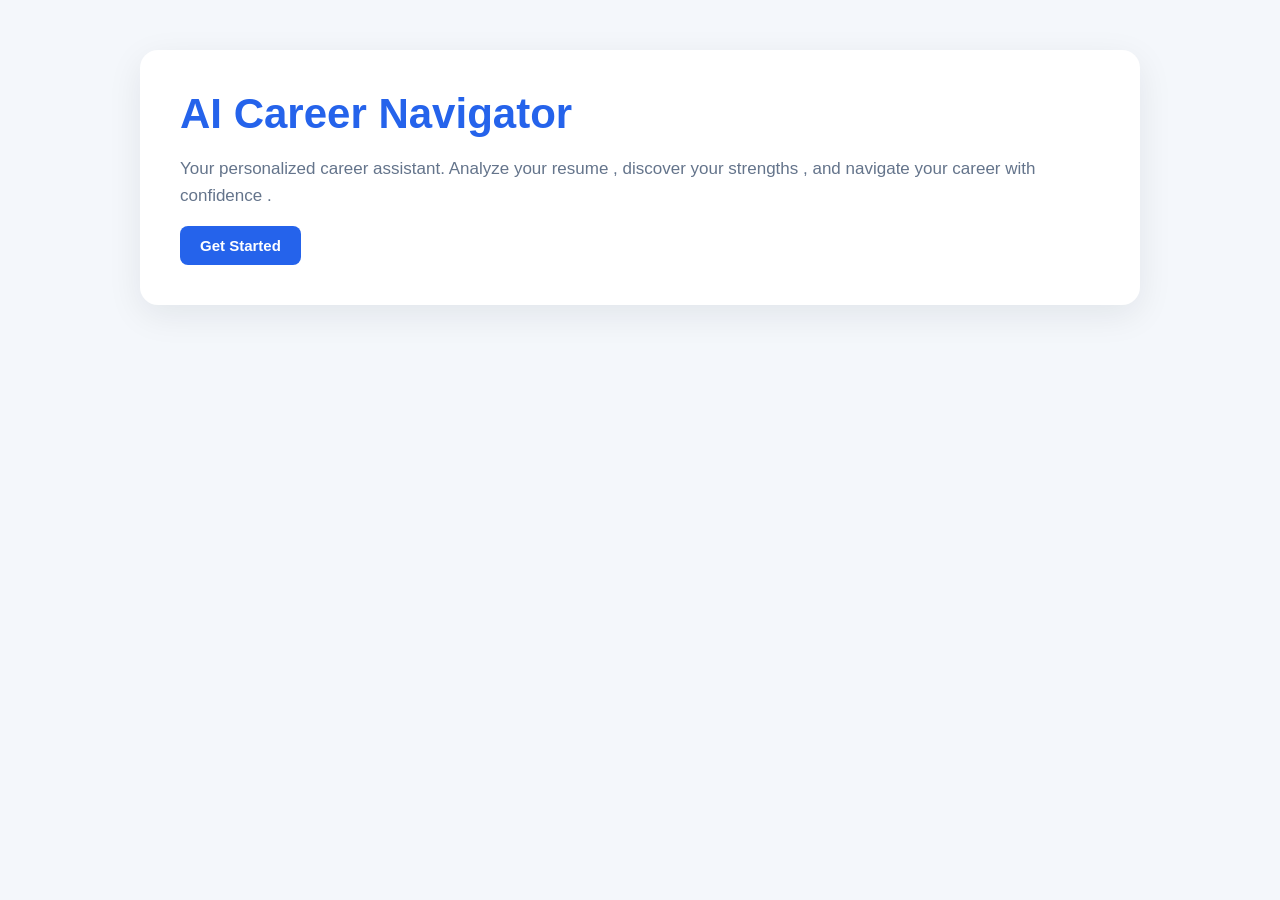
<file: Frontend/index.html>
<!DOCTYPE html>
<html lang="en">
<head>
    <meta charset="UTF-8">
    <meta name="viewport" content="width=device-width, initial-scale=1.0">
    <title>AI CAREER NAVIGATOR</title>
    <link rel = "stylesheet" href = "style.css">
</head>
<body>
    <main class = "container">
        <section class = "Heros">
    <h1>AI Career Navigator</h1>
    <p>Your personalized career assistant.
        Analyze your resume , discover your strengths , 
        and navigate your career with confidence .
    </p>
    <a href = "register.html" class ="btn">Get Started</a>
    </section>
</main>
</body>
</html>
</file>
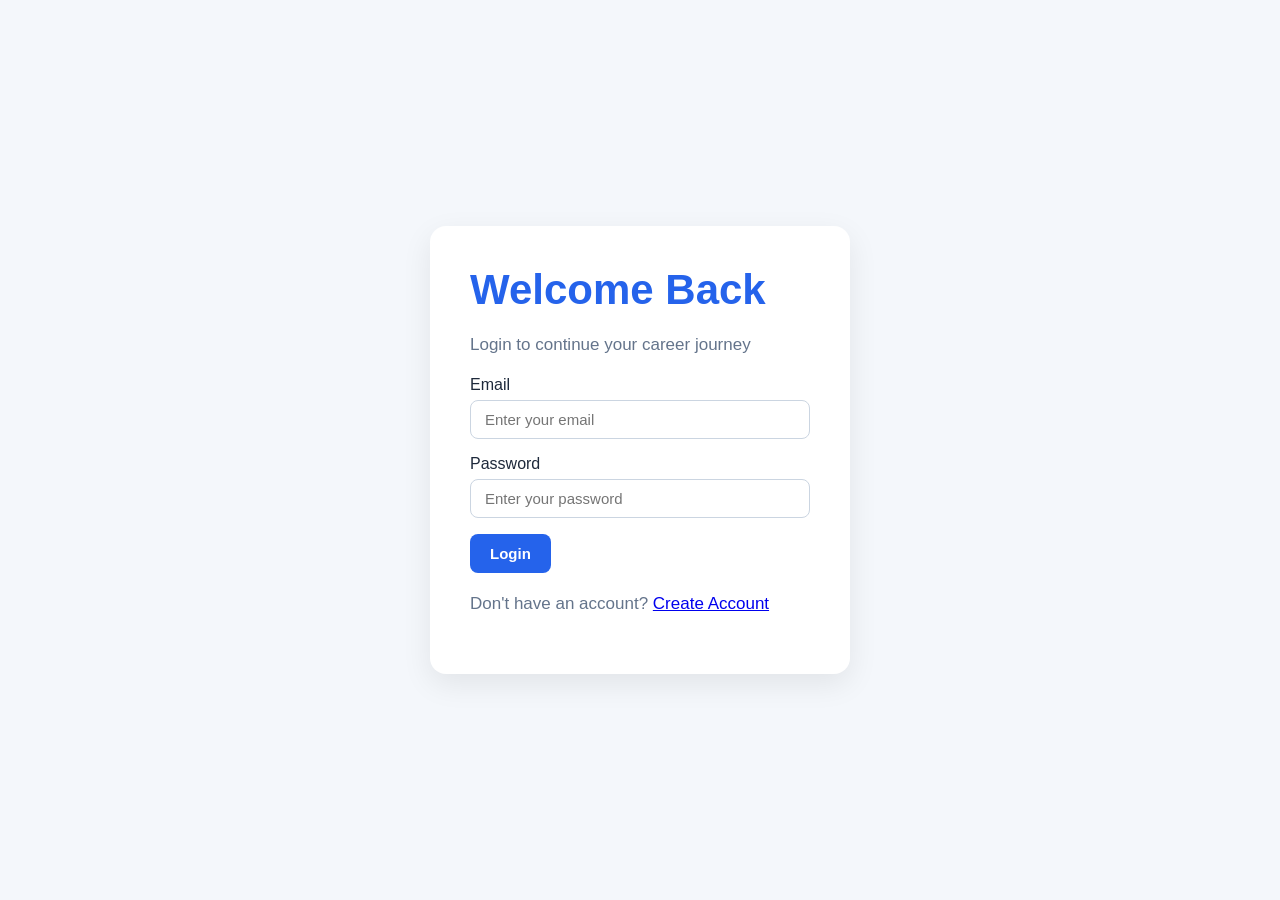
<file: Frontend/dashboard.html>
<!DOCTYPE html>
<html lang="en">

<head>
    <meta charset="UTF-8">
    <meta name="viewport" content="width=device-width, initial-scale=1.0">

    <title>Dashboard - AI Career Navigator</title>

    <link rel="stylesheet" href="style.css">
</head>

<body>

    <main class="dashboard-container">

        <!-- Dashboard Header -->
        <header class="dashboard-header">
            <div>

                <h1>AI Career Navigator</h1>
                <h2 id="welcomeUser"></h2>
                <p class="dashboard-subtitle">
                    Welcome to your personalized career dashboard.
                </p>
            </div>
        </header>


        <!-- Career Overview -->
        <section class="overview">

            <div class="section-heading">
                <h2>Your Career Overview</h2>

                <p>
                    Understand your resume, skills, and recommended career direction.
                </p>
            </div>


            <div class="overview-grid">

                <!-- Top Career -->
                <div class="overview-card career-card">

                    <div class="card-icon">
                        🎯
                    </div>

                    <h3>Top Recommended Career</h3>

                    <p id="topcareer" class="card-value">
                        No resume analyzed yet.
                    </p>

                </div>


                <!-- Resume Score -->
                <div class="overview-card score-card">

                    <div class="card-icon">
                        📊
                    </div>

                    <h3>Resume Score</h3>

                    <div class="score-value">
                        <span id="resumescore">--</span>
                        <span class="score-total">/100</span>
                    </div>

                    <p>
                        Your overall resume quality score.
                    </p>

                </div>


                <!-- Skills -->
                <div class="overview-card skills-card">

                    <div class="card-icon">
                        💡
                    </div>

                    <h3>Detected Skills</h3>

                    <p id="detectedSkills" class="skills-value">
                        No skills detected yet.
                    </p>

                </div>

            </div>

        </section>


        <!-- Quick Actions -->
        <section class="quick-actions">

            <div class="section-heading">
                <h2>Quick Actions</h2>

                <p>
                    Continue exploring your career profile.
                </p>
            </div>


            <div class="action-grid">

                <!-- Analyze Resume -->
                <div class="action-card">

                    <div class="action-icon">
                        📄
                    </div>

                    <h3>Analyze My Resume</h3>

                    <p>
                        Upload your resume and get a detailed analysis of your skills and resume quality.
                    </p>

                    <a href="resume.html" class="btn">
                        Analyze Resume
                    </a>

                </div>


                <!-- Career Paths -->
                <div class="action-card">

                    <div class="action-icon">
                        🚀
                    </div>

                    <h3>Explore Career Paths</h3>

                    <p>
                        Discover career paths that match your detected skills.
                    </p>

                    <button
                        class="btn"
                        onclick="showCareerPaths()">
                        Explore Careers
                    </button>

                </div>


                <!-- Skill Gaps -->
                <div class="action-card">

                    <div class="action-icon">
                        📚
                    </div>

                    <h3>View Skill Gaps</h3>

                    <p>
                        Find the skills you can develop for your recommended career.
                    </p>

                    <button
                        class="btn"
                        onclick="showSkillGaps()">
                        View Skill Gaps
                    </button>

                </div>

            </div>

        </section>


        <!-- Dynamic Results -->
        <section class="results-section">

            <div id="careerpaths"></div>

            <div id="skillgap"></div>

        </section>

    </main>


    <script src="dashboard.js"></script>

</body>

</html>
</file>
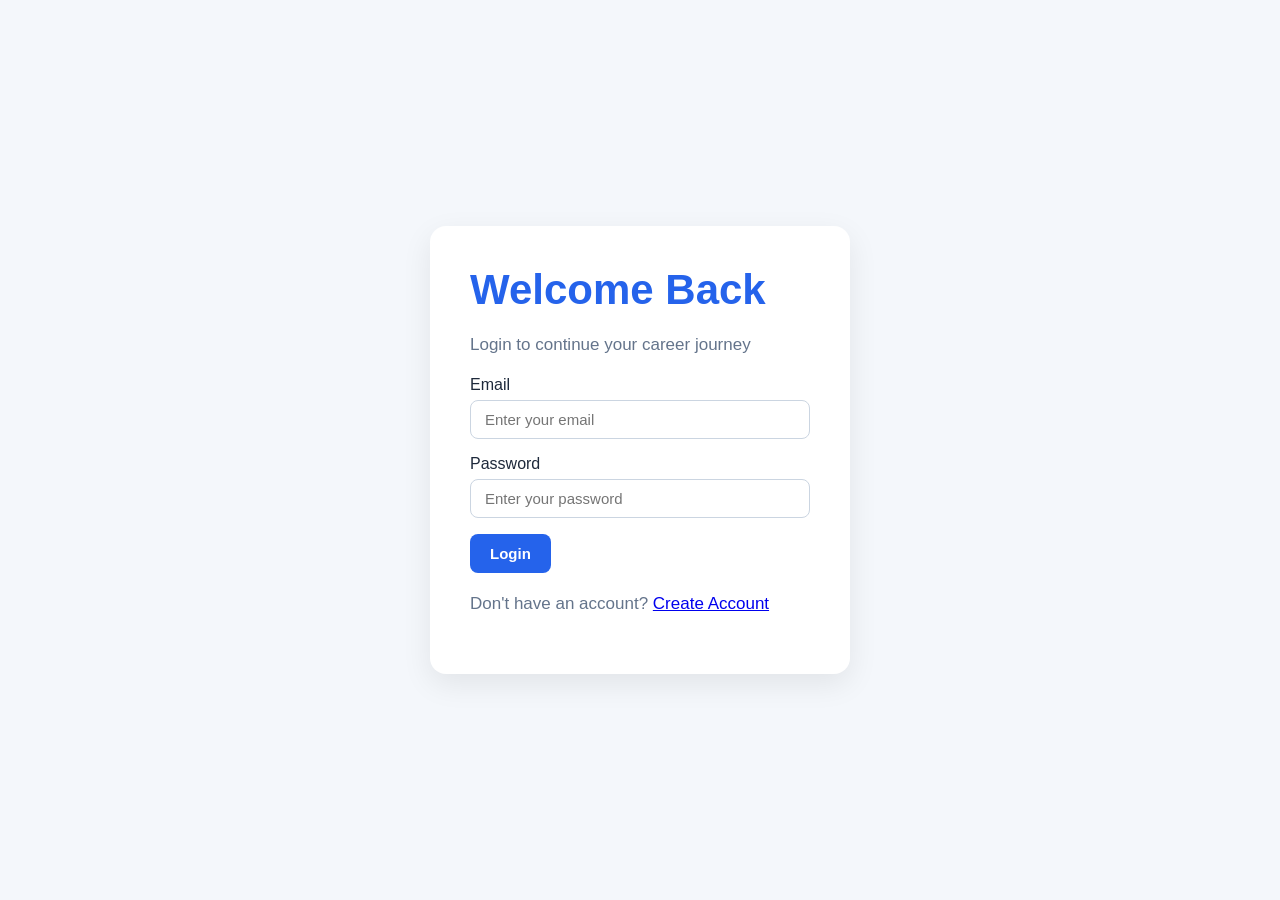
<file: Frontend/login.html>
<!DOCTYPE html>
<html lang="en">
<head>
    <meta charset="UTF-8">
    <meta name="viewport" content="width=device-width, initial-scale=1.0">
    <title>Login - AI Career Navigator</title>
    <link rel="stylesheet" href="style.css">
</head>
<body>
    <main class="auth-container">
        <div class="auth-card">
            <h1>Welcome Back</h1>
            <p class="subtitle">
                Login to continue your career journey
            </p>
            <form id="loginForm">
                <div class="form-group">
                    <label for="email">Email</label>
                    <input
                        type="email"
                        id="email"
                        name="email"
                        placeholder="Enter your email"
                        required
                    >
                </div>
                <div class="form-group">
                    <label for="password">Password</label>
                    <input
                        type="password"
                        id="password"
                        name="password"
                        placeholder="Enter your password"
                        required
                    >
                </div>
                <button type="submit" class="btn">
                    Login
                </button>
            </form>
            <p class="auth-footer">
                Don't have an account?
                <a href="register.html">Create Account</a>
            </p>
        </div>
    </main>
    <script src="login.js"></script>
</body>
</html>
</file>
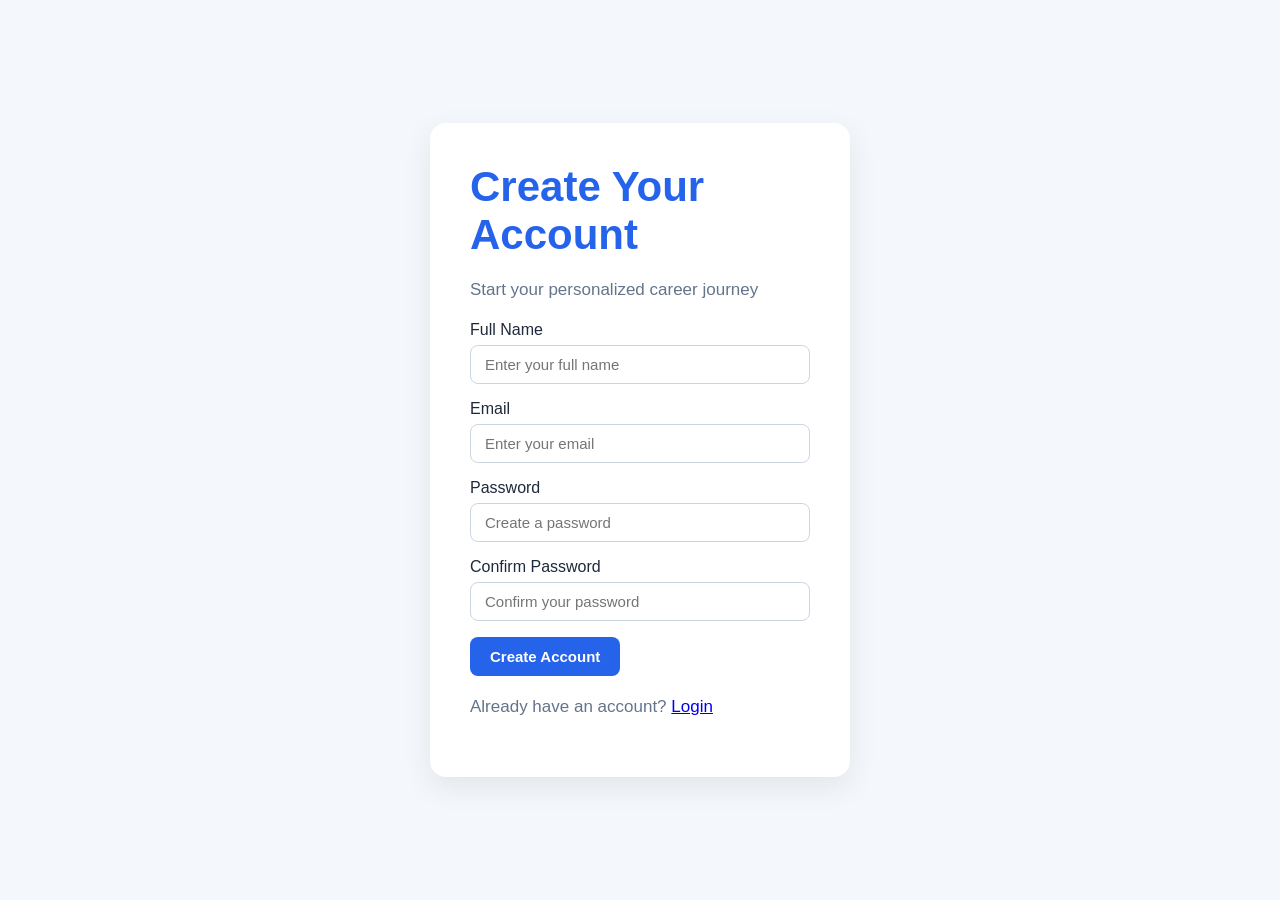
<file: Frontend/register.html>
<!DOCTYPE html>
<html lang="en">
<head>
    <meta charset="UTF-8">
    <meta name="viewport" content="width=device-width, initial-scale=1.0">
    <title>Create Account - AI Career Navigator</title>
    <link rel="stylesheet" href="style.css">
</head>
<body>
    <main class="auth-container">
        <div class="auth-card">
            <h1>Create Your Account</h1>
            <p class="subtitle">
                Start your personalized career journey
            </p>
            <form id="registerForm">
                <div class="form-group">
                    <label for="fullName">Full Name</label>
                    <input
                        type="text"
                        id="fullName"
                        name="fullName"
                        placeholder="Enter your full name"
                        required
                    >
                </div>
                <div class="form-group">
                    <label for="email">Email</label>
                    <input
                        type="email"
                        id="email"
                        name="email"
                        placeholder="Enter your email"
                        required
                    >
                </div>
                <div class="form-group">
                    <label for="password">Password</label>
                    <input
                        type="password"
                        id="password"
                        name="password"
                        placeholder="Create a password"
                        required
                    >
                </div>
                <div class="form-group">
                    <label for="confirmPassword">Confirm Password</label>
                    <input
                        type="password"
                        id="confirmPassword"
                        name="confirmPassword"
                        placeholder="Confirm your password"
                        required
                    >
                </div>
                <button type="submit" class="btn">
                    Create Account
                </button>
            </form>
            <p class="auth-footer">
                Already have an account?
                <a href="login.html">Login</a>
            </p>
        </div>
    </main>
    <script src="register.js"></script>
</body>
</html>
</file>
<file: Frontend/style.css>
/* =========================================================
   GLOBAL STYLES
   ========================================================= */

* {
    box-sizing: border-box;
}

html {
    scroll-behavior: smooth;
}

body {
    margin: 0;
    font-family: Arial, Helvetica, sans-serif;
    background: #f4f7fb;
    color: #1e293b;
}


/* =========================================================
   GENERAL CONTAINER
   ========================================================= */

.container {
    width: 90%;
    max-width: 1000px;
    margin: 50px auto;
    padding: 40px;

    background: #ffffff;

    border-radius: 18px;

    box-shadow:
        0 10px 35px rgba(15, 23, 42, 0.08);
}


/* =========================================================
   HEADINGS
   ========================================================= */

h1 {
    margin-top: 0;
    margin-bottom: 10px;

    font-size: 42px;

    color: #2563eb;
}

h2 {
    margin-bottom: 20px;

    color: #1e293b;

    font-size: 26px;
}

h3 {
    color: #334155;
}


/* =========================================================
   PARAGRAPHS
   ========================================================= */

p {
    font-size: 17px;

    color: #64748b;

    line-height: 1.6;
}


/* =========================================================
   HORIZONTAL LINE
   ========================================================= */

hr {
    margin: 35px 0;

    border: none;

    border-top: 1px solid #e2e8f0;
}


/* =========================================================
   BUTTONS
   ========================================================= */

button,
input[type="submit"] {
    background: #2563eb;

    color: white;

    border: none;

    padding: 13px 25px;

    font-size: 16px;

    font-weight: 600;

    border-radius: 8px;

    cursor: pointer;

    transition:
        background 0.2s ease,
        transform 0.2s ease;
}

button:hover,
input[type="submit"]:hover {
    background: #1d4ed8;

    transform: translateY(-1px);
}


/* Links used as buttons */

.btn {
    display: inline-block;

    width: fit-content;

    background: #2563eb;

    color: white;

    text-decoration: none;

    padding: 11px 20px;

    border-radius: 8px;

    font-size: 15px;

    font-weight: 600;

    cursor: pointer;

    border: none;

    transition:
        background 0.2s ease,
        transform 0.2s ease;
}

.btn:hover {
    background: #1d4ed8;

    color: white;

    transform: translateY(-1px);
}


/* =========================================================
   FILE INPUT
   ========================================================= */

input[type="file"] {
    width: 100%;
    max-width: 450px;

    padding: 12px;

    font-size: 15px;

    border: 2px dashed #cbd5e1;

    border-radius: 10px;

    background: #f8fafc;

    cursor: pointer;
}

input[type="file"]:hover {
    border-color: #2563eb;
}

input:focus {
    outline: none;
}


/* =========================================================
   RESUME TEXT
   ========================================================= */

#resumetext {
    width: 100%;
    max-width: 850px;

    max-height: 350px;

    overflow-y: auto;

    margin: 20px auto;

    padding: 20px;

    background: #f8fafc;

    border: 1px solid #e2e8f0;

    border-radius: 12px;

    text-align: left;

    line-height: 1.7;

    white-space: pre-wrap;

    color: #475569;
}


/* =========================================================
   SKILLS
   ========================================================= */

#skills {
    width: 100%;
    max-width: 850px;

    margin: 20px auto;

    padding: 20px;

    background: #eff6ff;

    border: 1px solid #bfdbfe;

    border-radius: 12px;

    text-align: left;

    line-height: 1.8;

    color: #1d4ed8;
}


/* =========================================================
   SCORE
   ========================================================= */

#score {
    width: 100%;
    max-width: 850px;

    margin: 20px auto;

    padding: 25px;

    background:
        linear-gradient(
            135deg,
            #2563eb,
            #3b82f6
        );

    border-radius: 14px;

    text-align: center;

    font-size: 34px;

    font-weight: bold;

    color: white;

    box-shadow:
        0 8px 20px rgba(37, 99, 235, 0.2);
}


/* =========================================================
   SKILL GAP
   ========================================================= */

#skillgap {
    width: 100%;
    max-width: 850px;

    margin: 20px auto;

    padding: 20px;

    background: #fff7ed;

    border: 1px solid #fed7aa;

    border-radius: 12px;

    text-align: left;

    line-height: 1.8;
}

#skillgap h3 {
    color: #c2410c;
}


/* =========================================================
   CAREER RESULTS
   ========================================================= */

#careers {
    width: 100%;
    max-width: 850px;

    margin: 20px auto;

    padding: 20px;

    background: #f8fafc;

    border: 1px solid #e2e8f0;

    border-radius: 12px;

    text-align: left;

    line-height: 1.8;
}

#careers p {
    margin: 0;

    padding: 14px;

    border-bottom: 1px solid #e2e8f0;

    color: #334155;
}

#careers p:last-child {
    border-bottom: none;
}


/* =========================================================
   CAREER ROADMAP
   ========================================================= */

#roadmap {
    width: 100%;
    max-width: 850px;

    margin: 20px auto;

    padding: 25px;

    background: #f0fdf4;

    border: 1px solid #bbf7d0;

    border-radius: 12px;

    text-align: left;

    line-height: 1.8;
}

#roadmap p {
    margin: 10px 0;

    color: #166534;
}


/* =========================================================
   OLD DASHBOARD ELEMENTS
   ========================================================= */

#topcareer,
#resumescore,
#detectedSkills {
    padding: 18px;

    margin: 12px 0;

    background: #f8fafc;

    border: 1px solid #e2e8f0;

    border-radius: 10px;
}


/* =========================================================
   CAREER PATH RESULTS
   ========================================================= */

#careerpaths {
    width: 100%;

    margin: 20px auto;

    padding: 20px;

    background: #f8fafc;

    border: 1px solid #e2e8f0;

    border-radius: 12px;

    text-align: left;

    line-height: 1.8;
}

#careerpaths h3 {
    margin-top: 0;

    color: #2563eb;
}


/* =========================================================
   DASHBOARD
   ========================================================= */

.dashboard-container {
    width: 92%;
    max-width: 1200px;

    margin: 0 auto;

    padding: 50px 0 70px;
}


/* Dashboard Header */

.dashboard-header {
    margin-bottom: 45px;
}

.dashboard-label {
    margin: 0 0 8px;

    font-size: 13px;

    font-weight: 700;

    letter-spacing: 1.5px;

    color: #2563eb;
}

.dashboard-header h1 {
    margin: 0 0 10px;

    font-size: 42px;

    line-height: 1.15;

    color: #1e293b;
}

.dashboard-subtitle {
    margin: 0;

    font-size: 17px;

    color: #64748b;
}


/* Dashboard Section Heading */

.section-heading {
    margin-bottom: 20px;
}

.section-heading h2 {
    margin: 0 0 6px;

    font-size: 26px;
}

.section-heading p {
    margin: 0;

    font-size: 15px;
}


/* =========================================================
   DASHBOARD OVERVIEW GRID
   ========================================================= */

.overview-grid {
    display: grid;

    grid-template-columns:
        repeat(3, minmax(0, 1fr));

    gap: 20px;

    margin-top: 20px;
}


/* Overview Cards */

.overview-card {
    min-width: 0;

    min-height: 190px;

    padding: 26px;

    background: #ffffff;

    border: 1px solid #e2e8f0;

    border-radius: 16px;

    box-shadow:
        0 8px 25px rgba(15, 23, 42, 0.06);

    transition:
        transform 0.2s ease,
        box-shadow 0.2s ease;
}

.overview-card:hover {
    transform: translateY(-3px);

    box-shadow:
        0 12px 30px rgba(15, 23, 42, 0.09);
}


/* Card Icons */

.card-icon {
    width: 42px;
    height: 42px;

    display: flex;

    align-items: center;
    justify-content: center;

    margin-bottom: 18px;

    border-radius: 10px;

    background: #eff6ff;

    font-size: 20px;
}


/* Card Titles */

.overview-card h3 {
    margin: 0 0 14px;

    font-size: 17px;

    color: #334155;
}


/* Career Value */

.card-value {
    margin: 0;

    color: #1e293b;

    font-size: 18px;

    line-height: 1.5;
}


/* Match Badge */

.match-badge {
    display: inline-block;

    margin-left: 8px;

    padding: 5px 10px;

    border-radius: 999px;

    background: #eff6ff;

    color: #2563eb;

    font-size: 13px;

    font-weight: 700;

    white-space: nowrap;
}


/* =========================================================
   RESUME SCORE
   ========================================================= */

.score-value {
    display: flex;

    align-items: baseline;

    gap: 5px;

    margin: 5px 0 10px;

    color: #2563eb;

    font-size: 42px;

    font-weight: 700;
}

.score-total {
    color: #64748b;

    font-size: 18px;

    font-weight: 500;
}

.score-card p {
    margin: 0;

    font-size: 14px;
}


/* =========================================================
   DETECTED SKILLS
   ========================================================= */

.skills-value {
    margin: 0;

    max-height: 90px;

    overflow-y: auto;

    font-size: 15px;

    line-height: 1.7;

    color: #475569;
}


/* =========================================================
   QUICK ACTIONS
   ========================================================= */

.quick-actions {
    margin-top: 55px;
}


.action-grid {
    display: grid;

    grid-template-columns:
        repeat(3, minmax(0, 1fr));

    gap: 20px;

    margin-top: 20px;
}


/* Action Cards */

.action-card {
    min-width: 0;

    min-height: 235px;

    padding: 26px;

    background: #ffffff;

    border: 1px solid #e2e8f0;

    border-radius: 16px;

    box-shadow:
        0 8px 25px rgba(15, 23, 42, 0.05);

    display: flex;

    flex-direction: column;

    transition:
        transform 0.2s ease,
        box-shadow 0.2s ease;
}

.action-card:hover {
    transform: translateY(-3px);

    box-shadow:
        0 12px 30px rgba(15, 23, 42, 0.08);
}


/* Action Icons */

.action-icon {
    width: 45px;
    height: 45px;

    display: flex;

    align-items: center;
    justify-content: center;

    margin-bottom: 15px;

    border-radius: 10px;

    background: #f1f5f9;

    font-size: 25px;
}


.action-card h3 {
    margin: 0 0 10px;

    font-size: 18px;

    color: #1e293b;
}

.action-card p {
    margin: 0 0 20px;

    font-size: 15px;

    line-height: 1.6;
}

.action-card .btn {
    margin-top: auto;
}


/* =========================================================
   DASHBOARD RESULTS
   ========================================================= */

.results-section {
    margin-top: 45px;
}

.results-section > div {
    margin-bottom: 25px;
}


.results-header {
    margin-bottom: 15px;
}

.results-header h3 {
    margin-bottom: 5px;
}

.results-header p {
    margin-top: 0;
}


/* Career Match */

.career-match {
    display: flex;

    align-items: center;

    justify-content: space-between;

    gap: 20px;

    padding: 20px;

    margin-bottom: 12px;

    background: #ffffff;

    border: 1px solid #e2e8f0;

    border-radius: 12px;
}

.career-match h4 {
    margin: 0 0 5px;

    color: #1e293b;

    font-size: 17px;
}

.career-match p {
    margin: 0;

    font-size: 14px;
}


/* Skill Tags */

.skill-tags {
    display: flex;

    flex-wrap: wrap;

    gap: 10px;
}

.skill-tag {
    display: inline-block;

    padding: 8px 13px;

    border-radius: 999px;

    background: #eff6ff;

    color: #2563eb;

    border: 1px solid #bfdbfe;

    font-size: 14px;

    font-weight: 600;
}


/* Success Result */

.success-result {
    padding: 22px;

    background: #f0fdf4;

    border: 1px solid #bbf7d0;

    border-radius: 12px;
}


/* =========================================================
   AUTH PAGES
   ========================================================= */

.auth-container {
    display: flex;

    justify-content: center;

    align-items: center;

    min-height: 100vh;

    padding: 20px;
}

.auth-card {
    width: 100%;
    max-width: 420px;

    padding: 40px;

    background: #ffffff;

    border-radius: 16px;

    box-shadow:
        0 10px 30px rgba(0, 0, 0, 0.08);
}

.form-group {
    display: flex;

    flex-direction: column;

    gap: 6px;

    margin-bottom: 16px;

    text-align: left;
}

.form-group input {
    padding: 10px 14px;

    border: 1px solid #cbd5e1;

    border-radius: 8px;

    font-size: 15px;
}


/* =========================================================
   TABLET
   ========================================================= */

@media (max-width: 900px) {

    .dashboard-container {
        width: 92%;
    }

    .overview-grid,
    .action-grid {
        grid-template-columns:
            repeat(2, minmax(0, 1fr));
    }

}


/* =========================================================
   MOBILE
   ========================================================= */

@media (max-width: 600px) {

    .container {
        width: 94%;

        margin: 20px auto;

        padding: 25px 18px;

        border-radius: 12px;
    }


    h1 {
        font-size: 32px;
    }

    h2 {
        font-size: 22px;
    }

    p {
        font-size: 16px;
    }


    button,
    input[type="submit"] {
        width: 100%;

        max-width: 350px;
    }


    /* Dashboard */

    .dashboard-container {
        width: 92%;

        padding:
            30px 0 50px;
    }


    .dashboard-header {
        margin-bottom: 35px;
    }


    .dashboard-header h1 {
        font-size: 32px;
    }


    .dashboard-subtitle {
        font-size: 15px;
    }


    .section-heading h2 {
        font-size: 23px;
    }


    .section-heading p {
        font-size: 14px;
    }


    .overview-grid,
    .action-grid {
        grid-template-columns: 1fr;

        gap: 15px;
    }


    .overview-card {
        min-height: auto;

        padding: 22px;
    }


    .score-value {
        font-size: 36px;
    }


    .action-card {
        min-height: auto;

        padding: 22px;
    }


    .action-card .btn {
        width: 100%;

        text-align: center;
    }


    .career-match {
        flex-direction: column;

        align-items: flex-start;

        gap: 10px;
    }


    .match-badge {
        margin-left: 0;
    }


    #resumetext,
    #skills,
    #skillgap,
    #careers,
    #roadmap,
    #score {
        width: 100%;
    }

}


/* =========================================================
   SMALL PHONES
   ========================================================= */

@media (max-width: 400px) {

    .dashboard-container {
        width: 94%;
    }


    .dashboard-header h1 {
        font-size: 28px;
    }


    .overview-card,
    .action-card {
        padding: 18px;
    }


    .score-value {
        font-size: 32px;
    }

}
/* Hide dashboard result sections until they contain results */

#careerpaths:empty,
#skillgap:empty {
    display: none;
}
/* =========================================================
   RESUME ANALYZER - HIDE EMPTY RESULTS
   ========================================================= */

#resumetext:empty,
#skills:empty,
#skillgap:empty,
#careers:empty,
#roadmap:empty,
#score:empty {
    display: none;
}
/* Hide headings when their result containers are empty */

h2:has(+ #resumetext:empty),
h2:has(+ #skills:empty),
h2:has(+ #skillgap:empty),
h2:has(+ #careers:empty),
h2:has(+ #roadmap:empty),
h2:has(+ #score:empty) {
    display: none;
}
/* ==========================================
   DASHBOARD WELCOME HEADER
   ========================================== */

.dashboard-header {
    margin-bottom: 45px;
}

.dashboard-header h1 {
    margin-bottom: 8px;
    font-size: 38px;
    font-weight: 700;
    color: black;
}

.dashboard-header h2 {
    margin: 0 0 8px 0;
    font-size: 24px;
    font-weight: 600;
    font-family: "Gill Sans", sans-serif;
    color: #2563eb;
}

.dashboard-header .dashboard-subtitle {
    margin: 0;
    font-size: 16px;
    color: #64748b;
}
</file>
